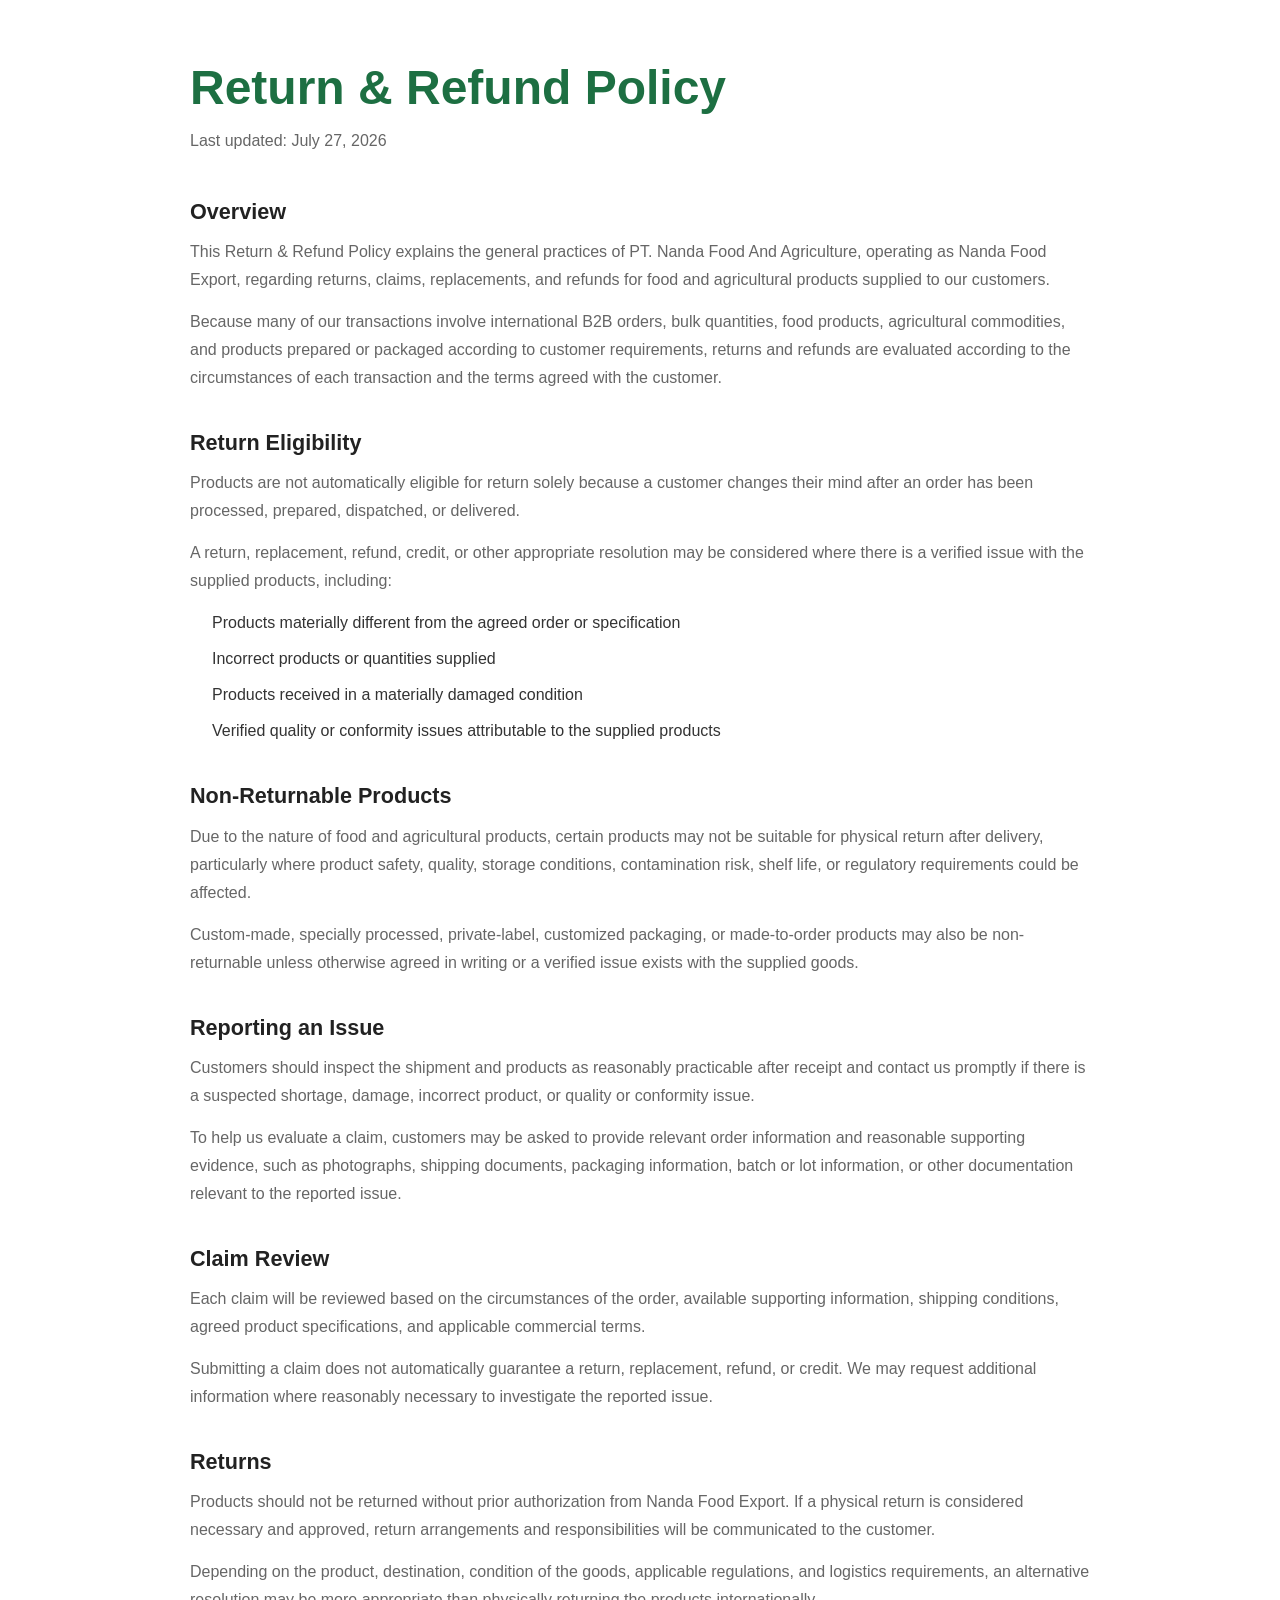
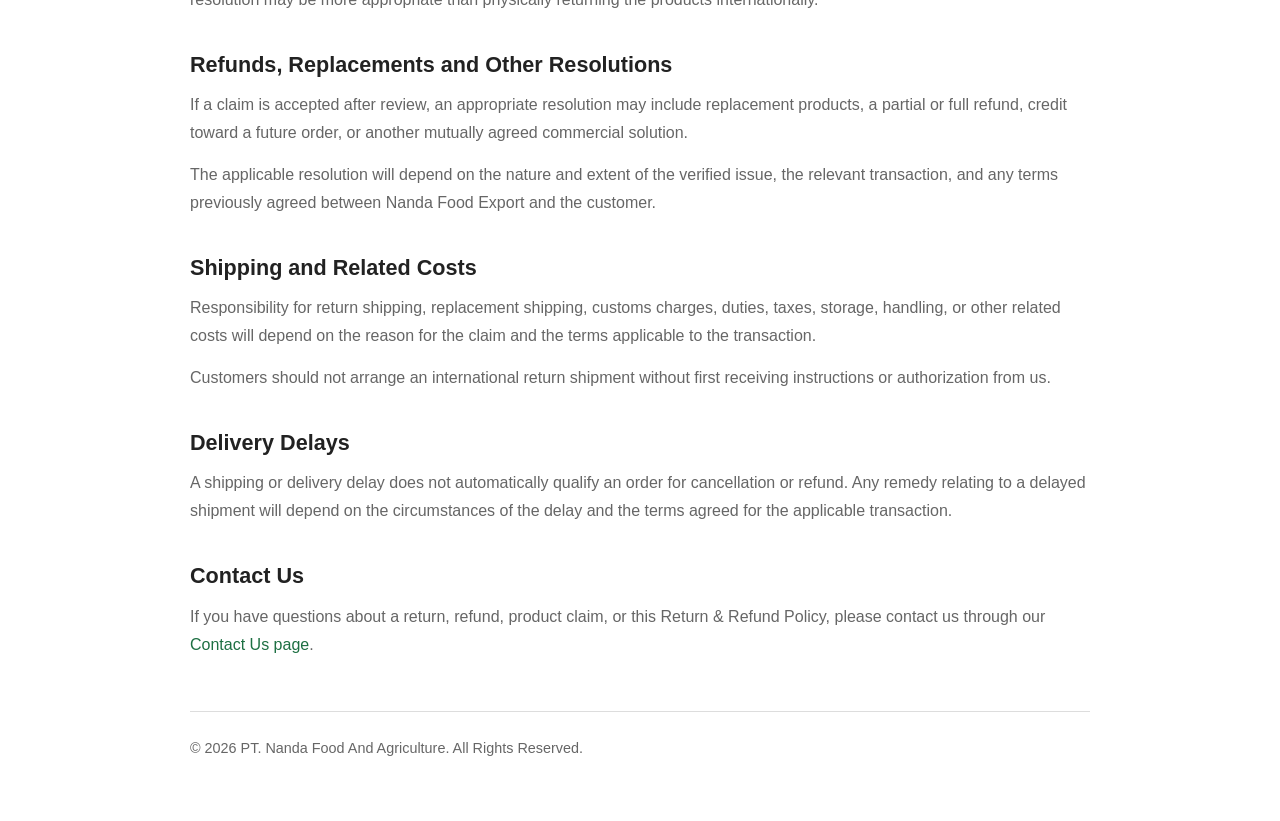
<file: return-policy.html>
<!DOCTYPE html>
<html lang="en">
<head>
    <!-- =========================================
         BASIC META
    ========================================== -->
    <meta charset="UTF-8">
    <meta name="viewport" content="width=device-width,initial-scale=1.0">

    <title>Return & Refund Policy | Nanda Food Export</title>
    <meta name="description" content="Read the Nanda Food Export return and refund policy for international B2B orders, including damaged, defective, incorrect, and non-conforming products.">
    <meta name="robots" content="index,follow">
    <meta name="author" content="PT. Nanda Food And Agriculture">

    <!-- =========================================
     GOOGLE ANALYTICS 4
========================================= -->
<script async src="https://www.googletagmanager.com/gtag/js?id=G-Z0CX88TKE4"></script>
<script>
window.dataLayer=window.dataLayer||[];
function gtag(){dataLayer.push(arguments);}
gtag('js',new Date());
gtag('config','G-Z0CX88TKE4');
</script>

    <!-- =========================================
         CANONICAL
    ========================================== -->
    <link rel="canonical" href="https://www.nandafoodexport.com/return-policy.html">

    <!-- =========================================
         FAVICON
    ========================================== -->
    <link rel="icon" href="favicon.ico" sizes="any">
    <link rel="icon" href="favicon.svg" type="image/svg+xml">
    <link rel="apple-touch-icon" href="apple-touch-icon.png">

    <!-- =========================================
         GLOBAL CSS
    ========================================== -->
    <link rel="stylesheet" href="assets/css/style.css">

    <!-- =========================================
         RETURN POLICY CSS
    ========================================== -->
    <style>
        *,*::before,*::after{box-sizing:border-box}
        body{margin:0;background:#fff;color:#333;font-family:Arial,Helvetica,sans-serif;line-height:1.75}
        .policy-container{width:min(100% - 40px,900px);margin-inline:auto;padding:60px 0}
        .policy-header{margin-bottom:42px}
        .policy-header h1{margin:0 0 12px;color:#1d6f42;font-size:clamp(2rem,5vw,3rem);line-height:1.15}
        .policy-header p{margin:0;color:#666}
        .policy-section{margin-top:36px}
        .policy-section h2{margin:0 0 12px;color:#222;font-size:1.35rem;line-height:1.35}
        .policy-section p{margin:0 0 14px}
        .policy-section ul{margin:0;padding-left:22px}
        .policy-section li{margin:8px 0}
        .policy-section a{color:#1d6f42;text-decoration:none;text-underline-offset:3px}
        .policy-section a:hover{text-decoration:underline}
        .policy-section a:focus-visible{outline:2px solid currentColor;outline-offset:4px;border-radius:2px}
        .policy-footer{margin-top:52px;padding-top:24px;border-top:1px solid #ddd}
        .policy-footer p{margin:0;color:#666;font-size:.9rem}
        @media(max-width:600px){
            .policy-container{width:min(100% - 32px,900px);padding:40px 0}
            .policy-header{margin-bottom:34px}
            .policy-section{margin-top:30px}
        }
    </style>
</head>

<body>
    <div class="policy-container">

        <!-- =========================================
             HEADER
        ========================================== -->
        <header class="policy-header">
            <h1>Return &amp; Refund Policy</h1>
            <p>Last updated: July 27, 2026</p>
        </header>

        <!-- =========================================
             MAIN
        ========================================== -->
        <main>
            <section class="policy-section">
                <h2>Overview</h2>
                <p>This Return &amp; Refund Policy explains the general practices of PT. Nanda Food And Agriculture, operating as Nanda Food Export, regarding returns, claims, replacements, and refunds for food and agricultural products supplied to our customers.</p>
                <p>Because many of our transactions involve international B2B orders, bulk quantities, food products, agricultural commodities, and products prepared or packaged according to customer requirements, returns and refunds are evaluated according to the circumstances of each transaction and the terms agreed with the customer.</p>
            </section>

            <section class="policy-section">
                <h2>Return Eligibility</h2>
                <p>Products are not automatically eligible for return solely because a customer changes their mind after an order has been processed, prepared, dispatched, or delivered.</p>
                <p>A return, replacement, refund, credit, or other appropriate resolution may be considered where there is a verified issue with the supplied products, including:</p>
                <ul>
                    <li>Products materially different from the agreed order or specification</li>
                    <li>Incorrect products or quantities supplied</li>
                    <li>Products received in a materially damaged condition</li>
                    <li>Verified quality or conformity issues attributable to the supplied products</li>
                </ul>
            </section>

            <section class="policy-section">
                <h2>Non-Returnable Products</h2>
                <p>Due to the nature of food and agricultural products, certain products may not be suitable for physical return after delivery, particularly where product safety, quality, storage conditions, contamination risk, shelf life, or regulatory requirements could be affected.</p>
                <p>Custom-made, specially processed, private-label, customized packaging, or made-to-order products may also be non-returnable unless otherwise agreed in writing or a verified issue exists with the supplied goods.</p>
            </section>

            <section class="policy-section">
                <h2>Reporting an Issue</h2>
                <p>Customers should inspect the shipment and products as reasonably practicable after receipt and contact us promptly if there is a suspected shortage, damage, incorrect product, or quality or conformity issue.</p>
                <p>To help us evaluate a claim, customers may be asked to provide relevant order information and reasonable supporting evidence, such as photographs, shipping documents, packaging information, batch or lot information, or other documentation relevant to the reported issue.</p>
            </section>

            <section class="policy-section">
                <h2>Claim Review</h2>
                <p>Each claim will be reviewed based on the circumstances of the order, available supporting information, shipping conditions, agreed product specifications, and applicable commercial terms.</p>
                <p>Submitting a claim does not automatically guarantee a return, replacement, refund, or credit. We may request additional information where reasonably necessary to investigate the reported issue.</p>
            </section>

            <section class="policy-section">
                <h2>Returns</h2>
                <p>Products should not be returned without prior authorization from Nanda Food Export. If a physical return is considered necessary and approved, return arrangements and responsibilities will be communicated to the customer.</p>
                <p>Depending on the product, destination, condition of the goods, applicable regulations, and logistics requirements, an alternative resolution may be more appropriate than physically returning the products internationally.</p>
            </section>

            <section class="policy-section">
                <h2>Refunds, Replacements and Other Resolutions</h2>
                <p>If a claim is accepted after review, an appropriate resolution may include replacement products, a partial or full refund, credit toward a future order, or another mutually agreed commercial solution.</p>
                <p>The applicable resolution will depend on the nature and extent of the verified issue, the relevant transaction, and any terms previously agreed between Nanda Food Export and the customer.</p>
            </section>

            <section class="policy-section">
                <h2>Shipping and Related Costs</h2>
                <p>Responsibility for return shipping, replacement shipping, customs charges, duties, taxes, storage, handling, or other related costs will depend on the reason for the claim and the terms applicable to the transaction.</p>
                <p>Customers should not arrange an international return shipment without first receiving instructions or authorization from us.</p>
            </section>

            <section class="policy-section">
                <h2>Delivery Delays</h2>
                <p>A shipping or delivery delay does not automatically qualify an order for cancellation or refund. Any remedy relating to a delayed shipment will depend on the circumstances of the delay and the terms agreed for the applicable transaction.</p>
            </section>

            <section class="policy-section">
                <h2>Contact Us</h2>
                <p>If you have questions about a return, refund, product claim, or this Return &amp; Refund Policy, please contact us through our <a href="nandafood-contact.html">Contact Us page</a>.</p>
            </section>
        </main>

        <!-- =========================================
             FOOTER
        ========================================== -->
        <footer class="policy-footer">
            <p>&copy; 2026 PT. Nanda Food And Agriculture. All Rights Reserved.</p>
        </footer>

    </div>
</body>
</html>
</file>
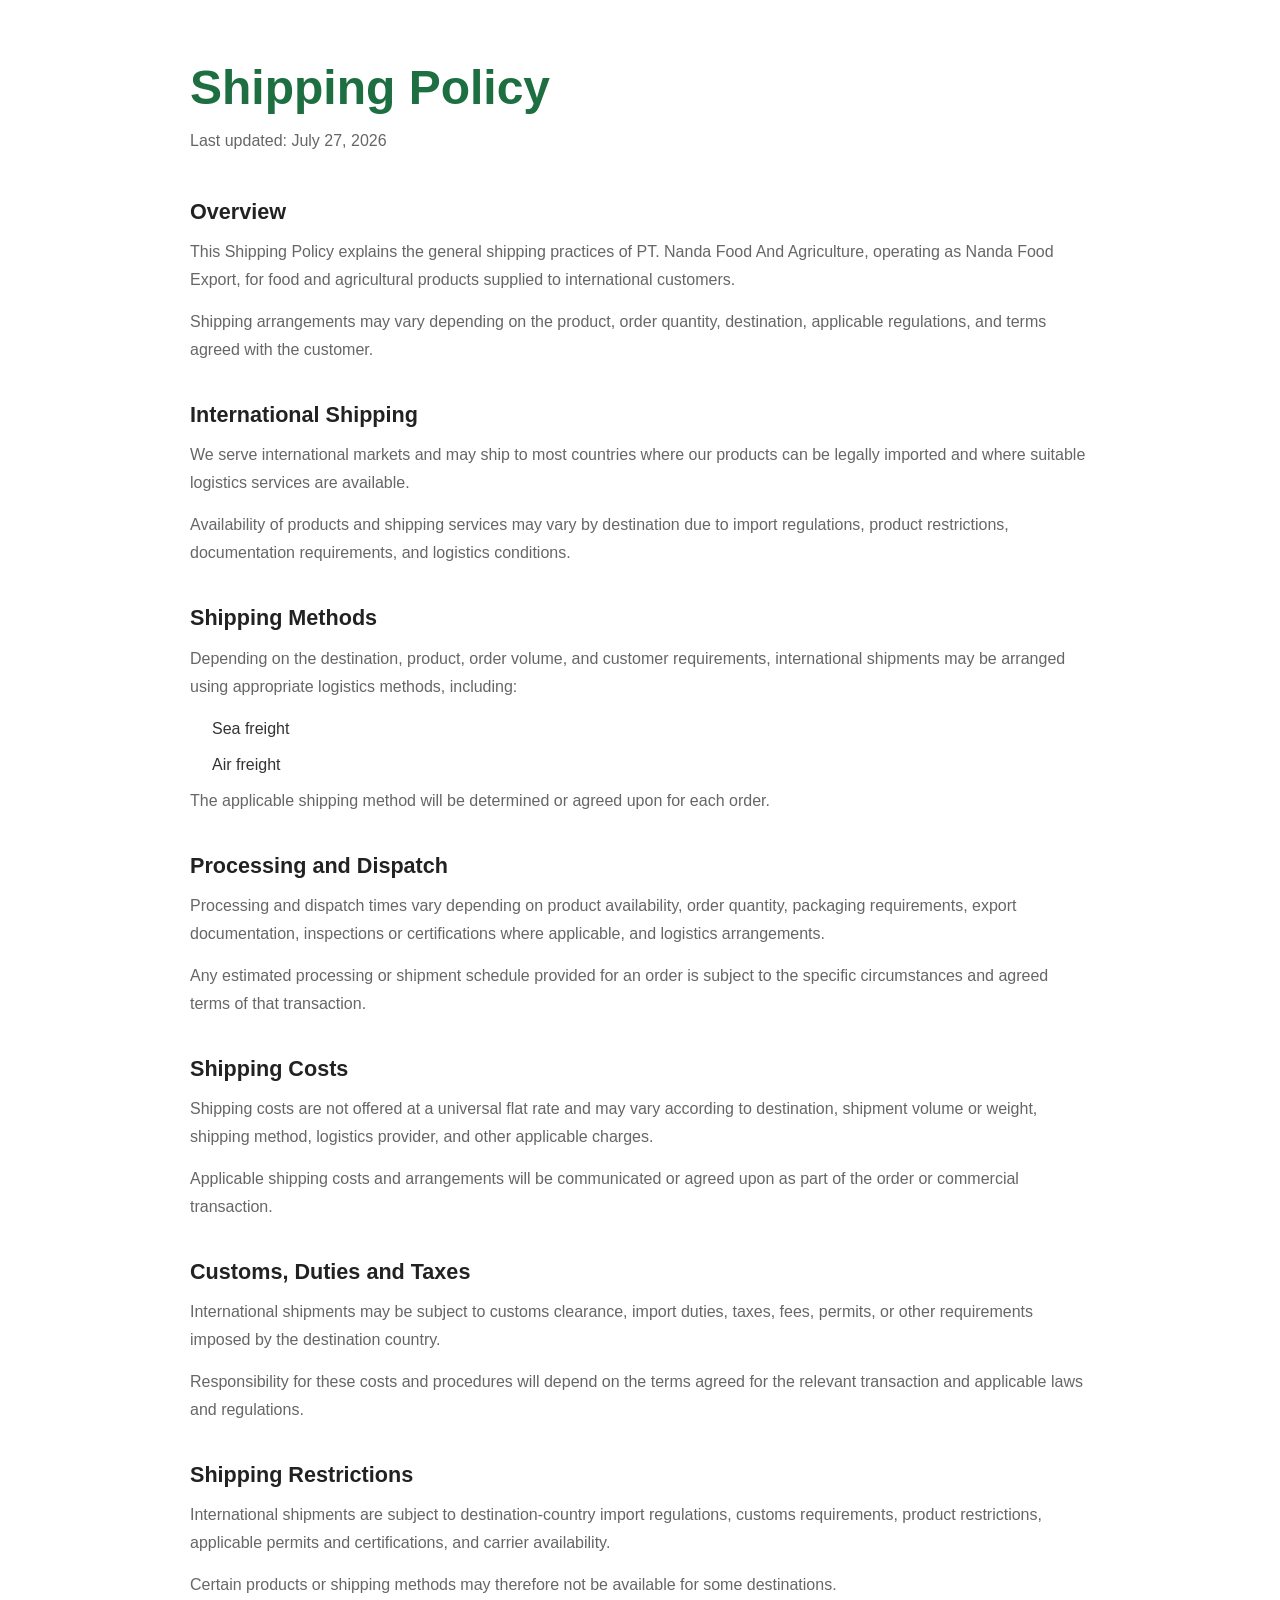
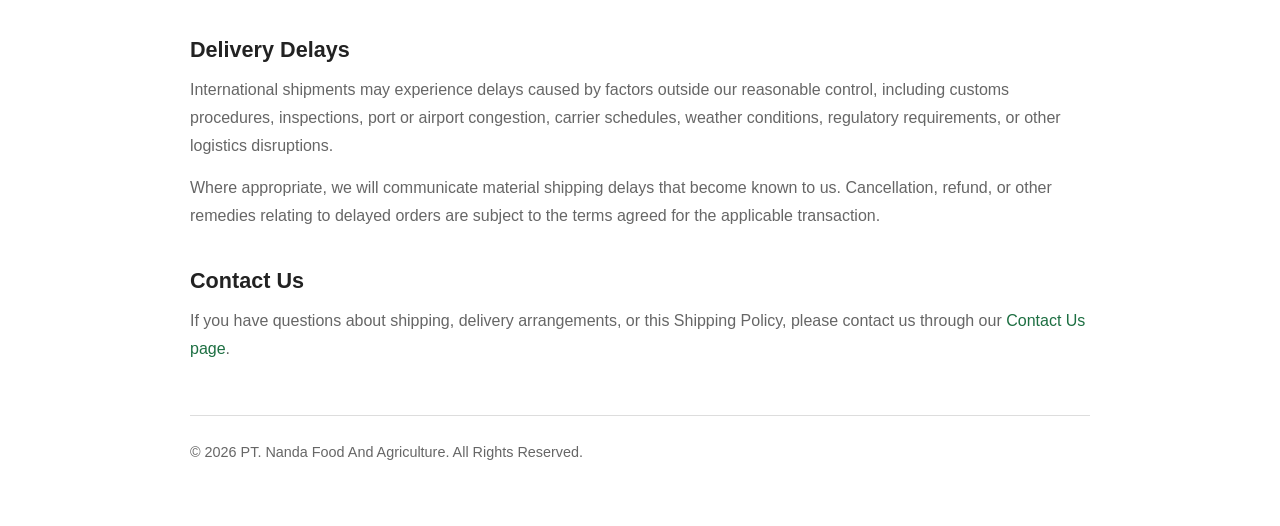
<file: shipping-policy.html>
<!DOCTYPE html>
<html lang="en">
<head>
    <!-- =========================================
         BASIC META
    ========================================== -->
    <meta charset="UTF-8">
    <meta name="viewport" content="width=device-width,initial-scale=1.0">

    <title>Shipping Policy | Nanda Food Export</title>
    <meta name="description" content="Read the Nanda Food Export shipping policy for international orders, shipping methods, processing, customs, import duties, delivery delays, and shipping restrictions.">
    <meta name="robots" content="index,follow">
    <meta name="author" content="PT. Nanda Food And Agriculture">

    <!-- =========================================
     GOOGLE ANALYTICS 4
========================================= -->
<script async src="https://www.googletagmanager.com/gtag/js?id=G-Z0CX88TKE4"></script>
<script>
window.dataLayer=window.dataLayer||[];
function gtag(){dataLayer.push(arguments);}
gtag('js',new Date());
gtag('config','G-Z0CX88TKE4');
</script>
    
    <!-- =========================================
         CANONICAL
    ========================================== -->
    <link rel="canonical" href="https://www.nandafoodexport.com/shipping-policy.html">

    <!-- =========================================
         FAVICON
    ========================================== -->
    <link rel="icon" href="favicon.ico" sizes="any">
    <link rel="icon" href="favicon.svg" type="image/svg+xml">
    <link rel="apple-touch-icon" href="apple-touch-icon.png">

    <!-- =========================================
         GLOBAL CSS
    ========================================== -->
    <link rel="stylesheet" href="assets/css/style.css">

    <!-- =========================================
         SHIPPING POLICY CSS
    ========================================== -->
    <style>
        *,*::before,*::after{box-sizing:border-box}
        body{margin:0;background:#fff;color:#333;font-family:Arial,Helvetica,sans-serif;line-height:1.75}
        .policy-container{width:min(100% - 40px,900px);margin-inline:auto;padding:60px 0}
        .policy-header{margin-bottom:42px}
        .policy-header h1{margin:0 0 12px;color:#1d6f42;font-size:clamp(2rem,5vw,3rem);line-height:1.15}
        .policy-header p{margin:0;color:#666}
        .policy-section{margin-top:36px}
        .policy-section h2{margin:0 0 12px;color:#222;font-size:1.35rem;line-height:1.35}
        .policy-section p{margin:0 0 14px}
        .policy-section ul{margin:0;padding-left:22px}
        .policy-section li{margin:8px 0}
        .policy-section a{color:#1d6f42;text-decoration:none;text-underline-offset:3px}
        .policy-section a:hover{text-decoration:underline}
        .policy-section a:focus-visible{outline:2px solid currentColor;outline-offset:4px;border-radius:2px}
        .policy-footer{margin-top:52px;padding-top:24px;border-top:1px solid #ddd}
        .policy-footer p{margin:0;color:#666;font-size:.9rem}
        @media(max-width:600px){
            .policy-container{width:min(100% - 32px,900px);padding:40px 0}
            .policy-header{margin-bottom:34px}
            .policy-section{margin-top:30px}
        }
    </style>
</head>

<body>
    <div class="policy-container">

        <!-- =========================================
             HEADER
        ========================================== -->
        <header class="policy-header">
            <h1>Shipping Policy</h1>
            <p>Last updated: July 27, 2026</p>
        </header>

        <!-- =========================================
             MAIN
        ========================================== -->
        <main>
            <section class="policy-section">
                <h2>Overview</h2>
                <p>This Shipping Policy explains the general shipping practices of PT. Nanda Food And Agriculture, operating as Nanda Food Export, for food and agricultural products supplied to international customers.</p>
                <p>Shipping arrangements may vary depending on the product, order quantity, destination, applicable regulations, and terms agreed with the customer.</p>
            </section>

            <section class="policy-section">
                <h2>International Shipping</h2>
                <p>We serve international markets and may ship to most countries where our products can be legally imported and where suitable logistics services are available.</p>
                <p>Availability of products and shipping services may vary by destination due to import regulations, product restrictions, documentation requirements, and logistics conditions.</p>
            </section>

            <section class="policy-section">
                <h2>Shipping Methods</h2>
                <p>Depending on the destination, product, order volume, and customer requirements, international shipments may be arranged using appropriate logistics methods, including:</p>
                <ul>
                    <li>Sea freight</li>
                    <li>Air freight</li>
                </ul>
                <p>The applicable shipping method will be determined or agreed upon for each order.</p>
            </section>

            <section class="policy-section">
                <h2>Processing and Dispatch</h2>
                <p>Processing and dispatch times vary depending on product availability, order quantity, packaging requirements, export documentation, inspections or certifications where applicable, and logistics arrangements.</p>
                <p>Any estimated processing or shipment schedule provided for an order is subject to the specific circumstances and agreed terms of that transaction.</p>
            </section>

            <section class="policy-section">
                <h2>Shipping Costs</h2>
                <p>Shipping costs are not offered at a universal flat rate and may vary according to destination, shipment volume or weight, shipping method, logistics provider, and other applicable charges.</p>
                <p>Applicable shipping costs and arrangements will be communicated or agreed upon as part of the order or commercial transaction.</p>
            </section>

            <section class="policy-section">
                <h2>Customs, Duties and Taxes</h2>
                <p>International shipments may be subject to customs clearance, import duties, taxes, fees, permits, or other requirements imposed by the destination country.</p>
                <p>Responsibility for these costs and procedures will depend on the terms agreed for the relevant transaction and applicable laws and regulations.</p>
            </section>

            <section class="policy-section">
                <h2>Shipping Restrictions</h2>
                <p>International shipments are subject to destination-country import regulations, customs requirements, product restrictions, applicable permits and certifications, and carrier availability.</p>
                <p>Certain products or shipping methods may therefore not be available for some destinations.</p>
            </section>

            <section class="policy-section">
                <h2>Delivery Delays</h2>
                <p>International shipments may experience delays caused by factors outside our reasonable control, including customs procedures, inspections, port or airport congestion, carrier schedules, weather conditions, regulatory requirements, or other logistics disruptions.</p>
                <p>Where appropriate, we will communicate material shipping delays that become known to us. Cancellation, refund, or other remedies relating to delayed orders are subject to the terms agreed for the applicable transaction.</p>
            </section>

            <section class="policy-section">
                <h2>Contact Us</h2>
                <p>If you have questions about shipping, delivery arrangements, or this Shipping Policy, please contact us through our <a href="nandafood-contact.html">Contact Us page</a>.</p>
            </section>
        </main>

        <!-- =========================================
             FOOTER
        ========================================== -->
        <footer class="policy-footer">
            <p>&copy; 2026 PT. Nanda Food And Agriculture. All Rights Reserved.</p>
        </footer>

    </div>
</body>
</html>
</file>
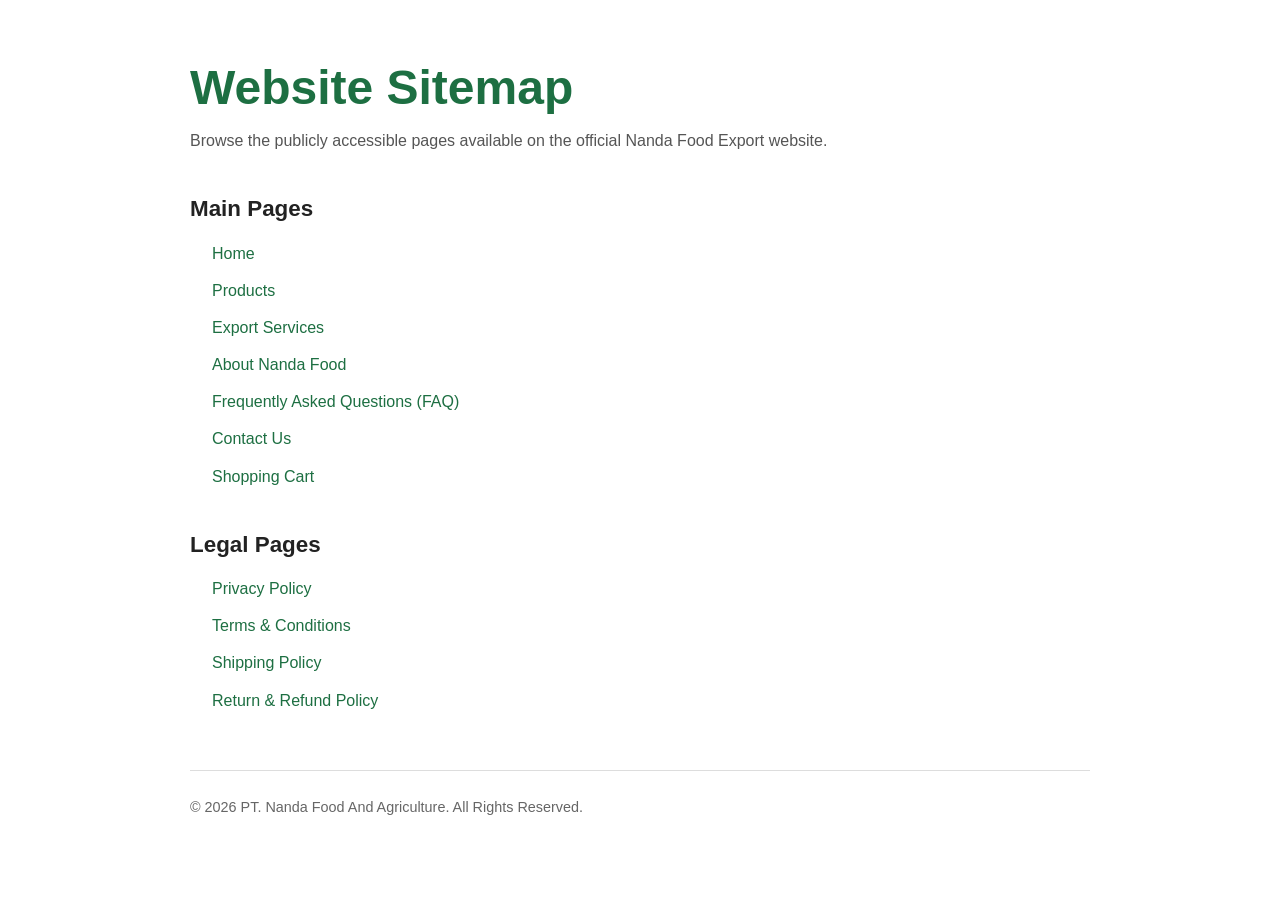
<file: sitemap.html>
<!DOCTYPE html>
<html lang="en">
<head>
    <!-- =========================================
         BASIC META
    ========================================== -->
    <meta charset="UTF-8">
    <meta name="viewport" content="width=device-width,initial-scale=1.0">

    <title>Sitemap | Nanda Food Export</title>
    <meta name="description" content="Browse the Nanda Food Export website sitemap to access our products, export services, company information, FAQ, contact page, shopping cart, and legal information.">
    <meta name="robots" content="index,follow">
    <meta name="author" content="PT. Nanda Food And Agriculture">

    <!-- =========================================
         CANONICAL
    ========================================== -->
    <link rel="canonical" href="https://www.nandafoodexport.com/sitemap.html">

    <!-- =========================================
         FAVICON
    ========================================== -->
    <link rel="icon" href="favicon.ico" sizes="any">
    <link rel="icon" href="favicon.svg" type="image/svg+xml">
    <link rel="apple-touch-icon" href="apple-touch-icon.png">

    <!-- =========================================
         GLOBAL CSS
    ========================================== -->
    <link rel="stylesheet" href="assets/css/style.css">

    <!-- =========================================
         SITEMAP PAGE CSS
    ========================================== -->
    <style>
        *,*::before,*::after{box-sizing:border-box}
        body{margin:0;background:#fff;color:#333;font-family:Arial,Helvetica,sans-serif;line-height:1.7}
        .sitemap-container{width:min(100% - 40px,900px);margin-inline:auto;padding:60px 0}
        .sitemap-header{margin-bottom:40px}
        .sitemap-header h1{margin:0 0 12px;color:#1d6f42;font-size:clamp(2rem,5vw,3rem);line-height:1.15}
        .sitemap-header p{max-width:720px;margin:0;color:#555}
        .sitemap-section{margin-top:40px}
        .sitemap-section h2{margin:0 0 16px;color:#222;font-size:1.4rem;line-height:1.3}
        .sitemap-list{margin:0;padding-left:22px}
        .sitemap-list li{margin:10px 0}
        .sitemap-list a{color:#1d6f42;text-decoration:none;text-underline-offset:3px}
        .sitemap-list a:hover{text-decoration:underline}
        .sitemap-list a:focus-visible{outline:2px solid currentColor;outline-offset:4px;border-radius:2px}
        .sitemap-footer{margin-top:56px;padding-top:24px;border-top:1px solid #ddd}
        .sitemap-footer p{margin:0;color:#666;font-size:.9rem}
        @media(max-width:600px){
            .sitemap-container{width:min(100% - 32px,900px);padding:40px 0}
            .sitemap-header{margin-bottom:32px}
            .sitemap-section{margin-top:32px}
        }
    </style>
</head>

<body>
    <div class="sitemap-container">

        <!-- =========================================
             HEADER
        ========================================== -->
        <header class="sitemap-header">
            <h1>Website Sitemap</h1>
            <p>Browse the publicly accessible pages available on the official Nanda Food Export website.</p>
        </header>

        <!-- =========================================
             MAIN
        ========================================== -->
        <main>
            <section class="sitemap-section" aria-labelledby="main-pages">
                <h2 id="main-pages">Main Pages</h2>
                <ul class="sitemap-list">
                    <li><a href="/">Home</a></li>
                    <li><a href="nandafood-product.html">Products</a></li>
                    <li><a href="nandafood-export.html">Export Services</a></li>
                    <li><a href="nandafood-about.html">About Nanda Food</a></li>
                    <li><a href="nandafood-faq.html">Frequently Asked Questions (FAQ)</a></li>
                    <li><a href="nandafood-contact.html">Contact Us</a></li>
                    <li><a href="cart.html">Shopping Cart</a></li>
                </ul>
            </section>

            <section class="sitemap-section" aria-labelledby="legal-pages">
                <h2 id="legal-pages">Legal Pages</h2>
                <ul class="sitemap-list">
                    <li>
                        <a href="https://www.termsfeed.com/live/cbcf6081-e1cb-4745-9eb9-eefa7f651662"
                           target="_blank"
                           rel="noopener noreferrer external">
                            Privacy Policy
                        </a>
                    </li>
                    <li>
                        <a href="https://www.termsfeed.com/live/d67a4daa-f0db-4b2d-ae78-0dfbf1077853"
                           target="_blank"
                           rel="noopener noreferrer external">
                            Terms &amp; Conditions
                        </a>
                    </li>
                    <li><a href="shipping-policy.html">Shipping Policy</a></li>
                    <li><a href="return-policy.html">Return &amp; Refund Policy</a></li>
                </ul>
            </section>
        </main>

        <!-- =========================================
             FOOTER
        ========================================== -->
        <footer class="sitemap-footer">
            <p>&copy; 2026 PT. Nanda Food And Agriculture. All Rights Reserved.</p>
        </footer>

    </div>
</body>
</html>
</file>
<file: assets/css/style.css>
/*
============================================================
NANDA FOOD EXPORT — PROPRIETARY SOURCE CODE
Copyright © 2026 PT. Nanda Food And Agriculture.
All Rights Reserved.

Unauthorized copying, modification, distribution, publication,
or reuse of this proprietary source code, in whole or in substantial
part, is prohibited without prior written permission from
PT. Nanda Food And Agriculture.

Third-party materials remain subject to their respective licenses.
============================================================
*/

@import url('./base/base.css');

@import url('./components/accessibility.css');

@import url('./home/navbar.css');
@import url('./home/hero.css');
@import url('./home/trust-badges.css');
@import url('./home/featured-product.css');
@import url('./home/about.css');
@import url('./home/why-us.css');
@import url('./home/export.css');
@import url('./home/products.css');
@import url('./home/testimonial.css');
@import url('./home/cta.css');
@import url('./home/footer.css');
@import url('./home/faq.css');
@import url('./components/scroll-buttons.css');

@import url('./responsive/responsive.css');
</file>
